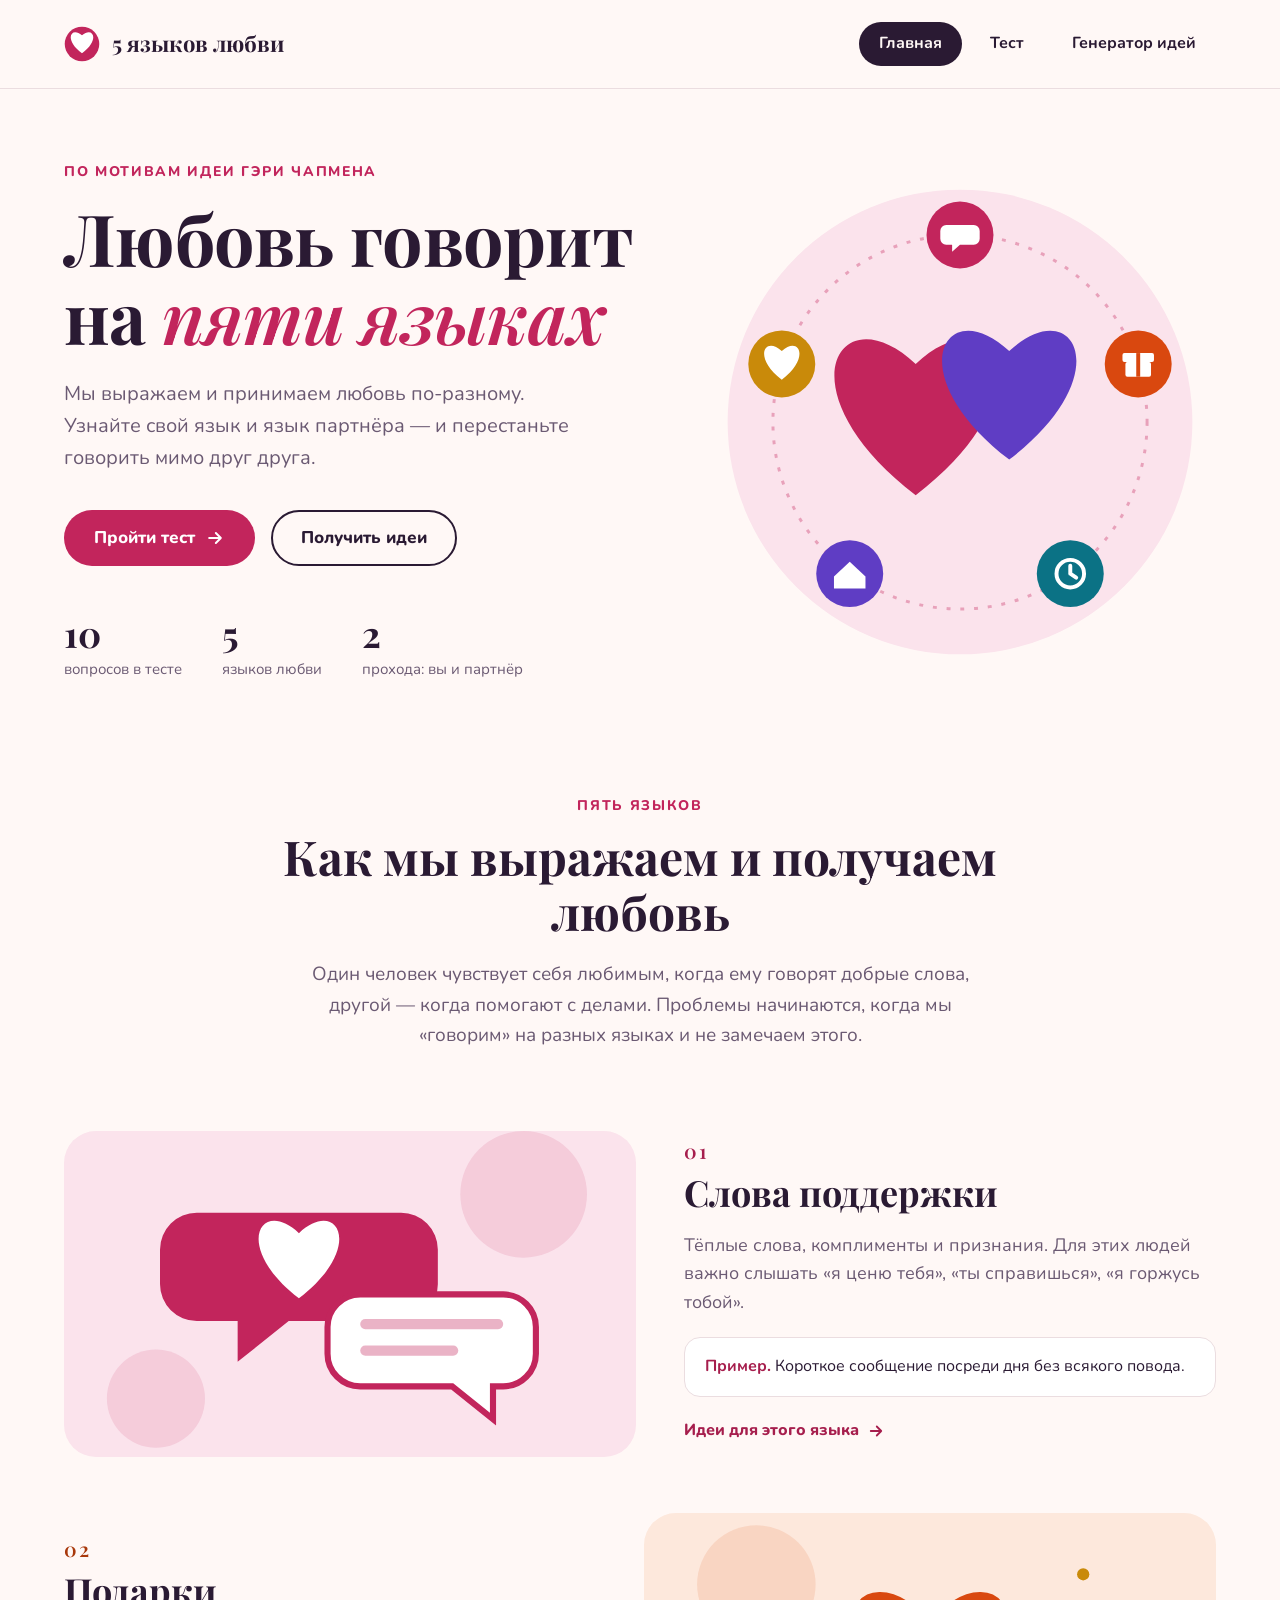
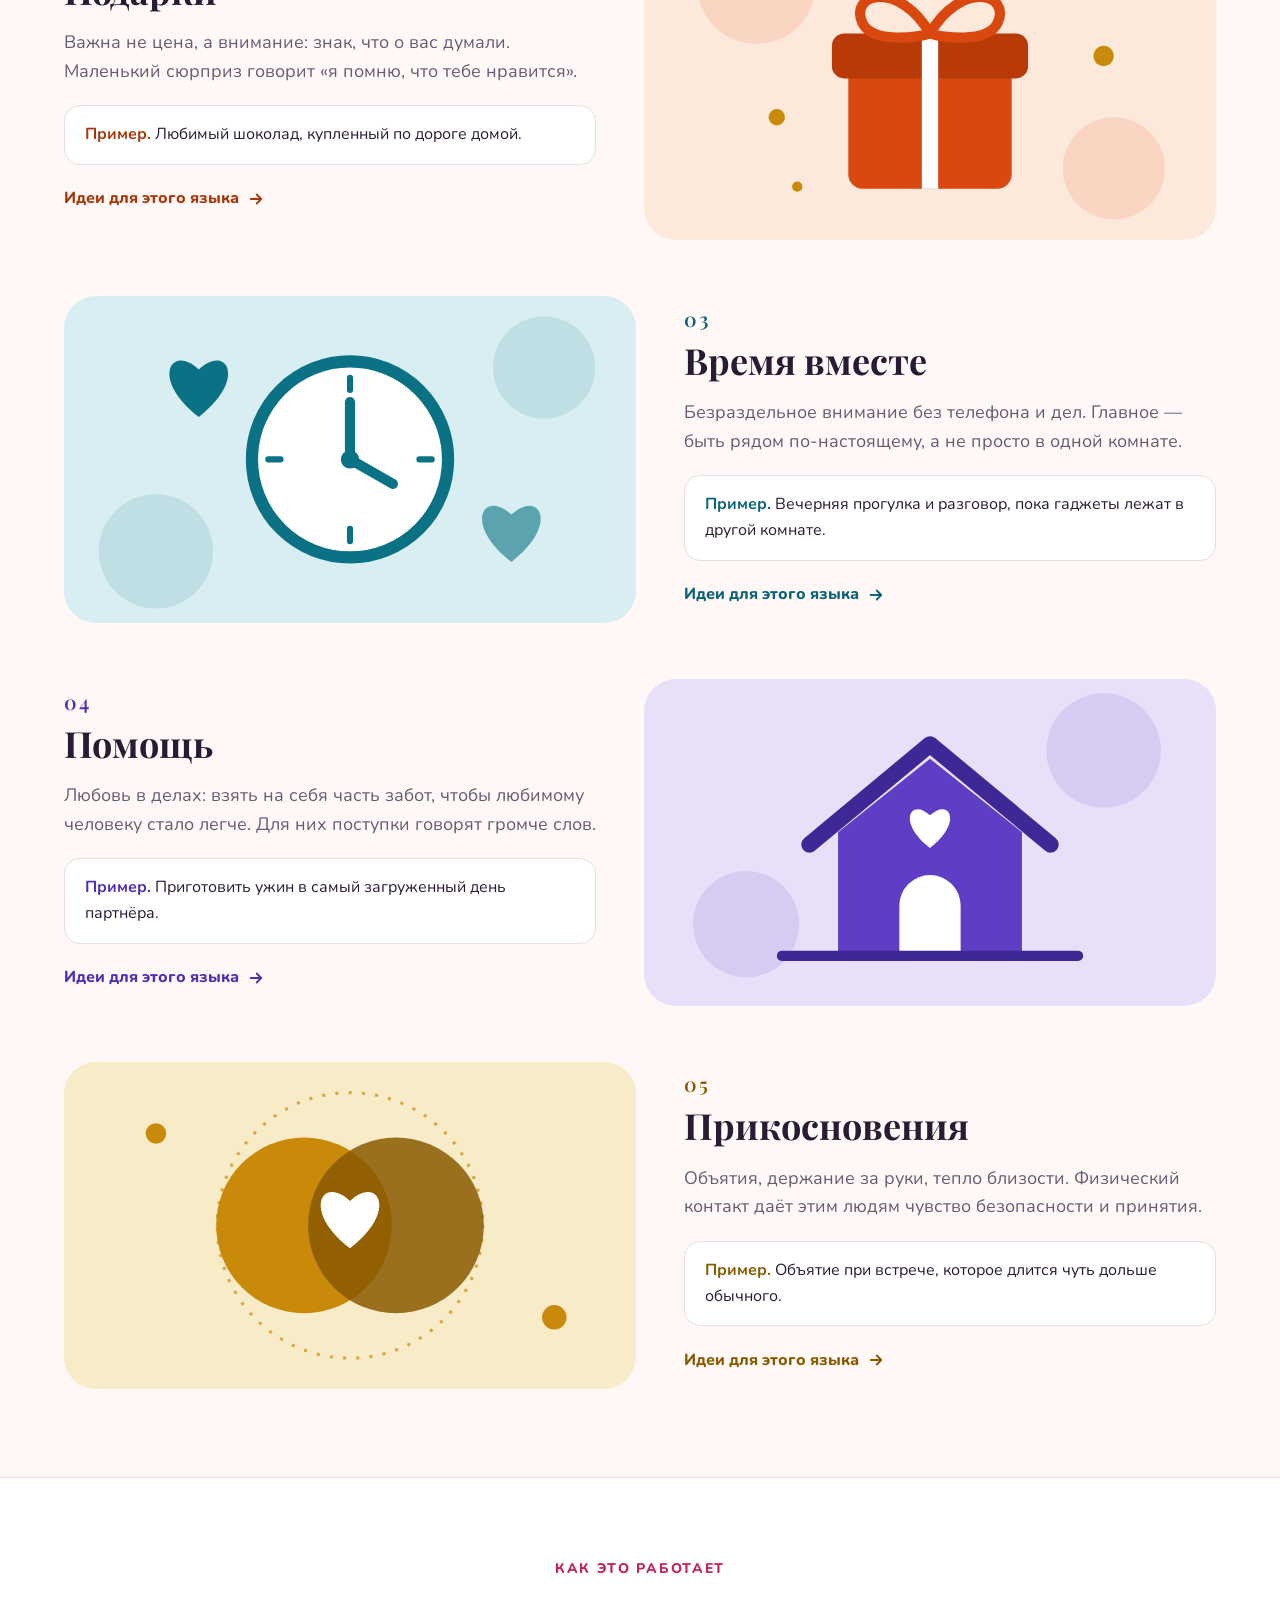
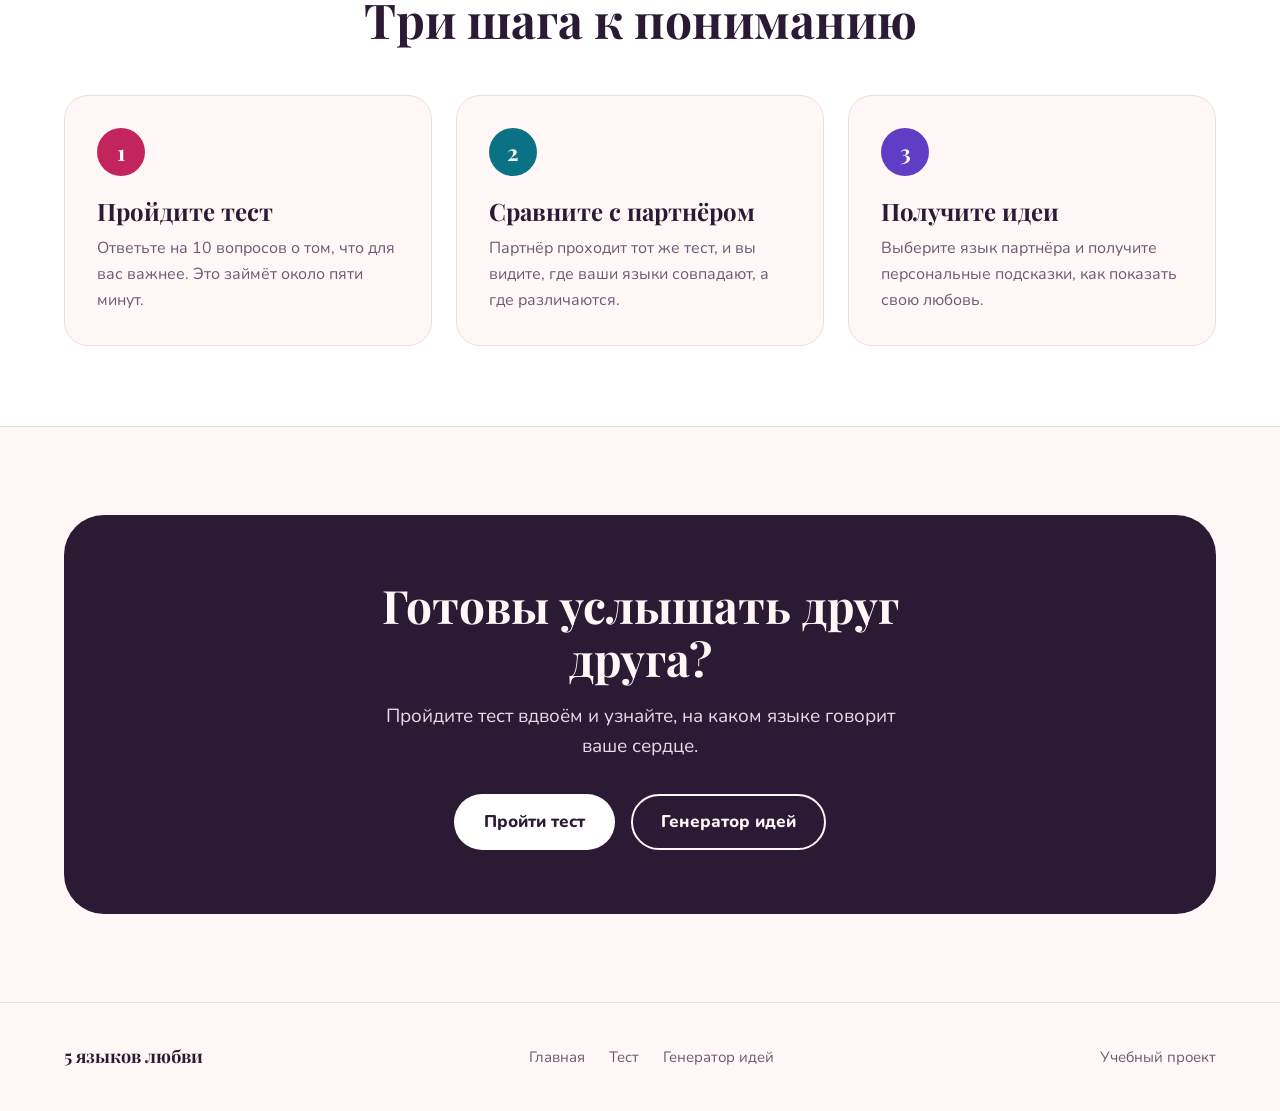
<file: index.html>
<!doctype html>
<html lang="ru">
<head>
  <meta charset="utf-8">
  <meta name="viewport" content="width=device-width, initial-scale=1">
  <title>5 языков любви — главная</title>
  <meta name="description" content="Узнайте, как люди выражают и получают любовь: слова поддержки, подарки, время вместе, помощь и прикосновения. Пройдите тест вдвоём и получите идеи для пары.">
  <meta name="theme-color" content="#FFF8F6">
  <link rel="preconnect" href="https://fonts.googleapis.com">
  <link rel="preconnect" href="https://fonts.gstatic.com" crossorigin>
  <link href="https://fonts.googleapis.com/css2?family=Nunito:wght@400;600;700;800&family=Playfair+Display:ital,wght@0,600;0,700;1,600&display=swap" rel="stylesheet">
  <link rel="stylesheet" href="styles.css">
  <script src="script.js" defer></script>
</head>
<body>
  <a class="skip-link" href="#main">Перейти к содержимому</a>

  <header class="site-header">
    <div class="container site-header__inner">
      <a class="brand" href="index.html">
        <svg viewBox="-50 -50 100 100" aria-hidden="true" focusable="false"><circle cx="0" cy="0" r="48" fill="#C2255C"/><path d="M0 26C-52-12-30-50 0-24C30-50 52-12 0 26Z" fill="#FFFFFF"/></svg>
        5 языков любви
      </a>
      <nav class="nav" aria-label="Основное меню">
        <a href="index.html" aria-current="page">Главная</a>
        <a href="test.html">Тест</a>
        <a href="ideas.html">Генератор идей</a>
      </nav>
    </div>
  </header>

  <main id="main">

    <section class="container hero" aria-labelledby="hero-title">
      <div class="hero__text">
        <p class="eyebrow">По мотивам идеи Гэри Чапмена</p>
        <h1 class="display display--hero" id="hero-title">Любовь говорит на <span class="accent">пяти языках</span></h1>
        <p class="hero__lead">Мы выражаем и принимаем любовь по-разному. Узнайте свой язык и язык партнёра — и перестаньте говорить мимо друг друга.</p>
        <div class="btn-row">
          <a class="btn btn--primary" href="test.html">Пройти тест
            <svg viewBox="0 0 24 24" fill="none" stroke="currentColor" stroke-width="2.4" stroke-linecap="round" stroke-linejoin="round" aria-hidden="true" focusable="false"><path d="M5 12h14M13 6l6 6-6 6"/></svg>
          </a>
          <a class="btn btn--outline" href="ideas.html">Получить идеи</a>
        </div>
        <ul class="facts">
          <li><strong>10</strong><span>вопросов в тесте</span></li>
          <li><strong>5</strong><span>языков любви</span></li>
          <li><strong>2</strong><span>прохода: вы и партнёр</span></li>
        </ul>
      </div>
      <div class="hero__art">
        <svg viewBox="0 0 520 520" role="img" aria-label="Два сердца в окружении пяти цветных значков — пяти языков любви">
          <circle cx="260" cy="260" r="236" fill="#FBE3EC"/>
          <circle cx="260" cy="260" r="190" fill="none" stroke="#C2255C" stroke-width="3" stroke-dasharray="4 10" opacity=".35"/>
          <g transform="translate(215 270) scale(2.3)"><path d="M0 28C-60-18-34-62 0-30C34-62 60-18 0 28Z" fill="#C2255C"/></g>
          <g transform="translate(310 245) scale(1.9)"><path d="M0 28C-60-18-34-62 0-30C34-62 60-18 0 28Z" fill="#5F3DC4"/></g>
          <g transform="translate(260 70)"><circle cx="0" cy="0" r="34" fill="#C2255C"/><path d="M-14 -10H14A6 6 0 0 1 20 -4V4A6 6 0 0 1 14 10H0L-8 17V10H-14A6 6 0 0 1 -20 4V-4A6 6 0 0 1 -14 -10Z" fill="#FFFFFF"/></g>
          <g transform="translate(441 201)"><circle cx="0" cy="0" r="34" fill="#D9480F"/><rect x="-13" y="-2" width="26" height="15" rx="2" fill="#FFFFFF"/><rect x="-16" y="-11" width="32" height="9" rx="2" fill="#FFFFFF"/><rect x="-2" y="-11" width="4" height="24" fill="#D9480F"/></g>
          <g transform="translate(372 414)"><circle cx="0" cy="0" r="34" fill="#0B7285"/><circle cx="0" cy="0" r="14" fill="none" stroke="#FFFFFF" stroke-width="4"/><path d="M0 0V-8M0 0L6 4" stroke="#FFFFFF" stroke-width="4" stroke-linecap="round"/></g>
          <g transform="translate(148 414)"><circle cx="0" cy="0" r="34" fill="#5F3DC4"/><path d="M-16 3L0 -12L16 3V15H-16Z" fill="#FFFFFF"/></g>
          <g transform="translate(79 201)"><circle cx="0" cy="0" r="34" fill="#C98A0A"/><g transform="translate(0 2) scale(.5)"><path d="M0 28C-60-18-34-62 0-30C34-62 60-18 0 28Z" fill="#FFFFFF"/></g></g>
        </svg>
      </div>
    </section>

    <section class="container lang-intro" id="languages" aria-labelledby="languages-title">
      <div class="section-head" data-reveal>
        <p class="eyebrow">Пять языков</p>
        <h2 class="h2" id="languages-title">Как мы выражаем и получаем любовь</h2>
        <p class="lead">Один человек чувствует себя любимым, когда ему говорят добрые слова, другой — когда помогают с делами. Проблемы начинаются, когда мы «говорим» на разных языках и не замечаем этого.</p>
      </div>
    </section>

    <section class="container lang-list" aria-label="Пять языков любви">

      <article class="lang-row lang--words" data-reveal>
        <div class="lang-row__visual">
          <svg viewBox="0 0 560 320" role="img" aria-label="Две речевые пузыря с сердцем">
            <circle cx="450" cy="62" r="62" fill="#C2255C" opacity=".12"/>
            <circle cx="90" cy="262" r="48" fill="#C2255C" opacity=".12"/>
            <path d="M130 80H330A36 36 0 0 1 366 116V150A36 36 0 0 1 330 186H220L170 226V186H130A36 36 0 0 1 94 150V116A36 36 0 0 1 130 80Z" fill="#C2255C"/>
            <g transform="translate(230 133) scale(1.1)"><path d="M0 28C-60-18-34-62 0-30C34-62 60-18 0 28Z" fill="#FFFFFF"/></g>
            <path d="M430 160H290A32 32 0 0 0 258 192V218A32 32 0 0 0 290 250H380L420 282V250H430A32 32 0 0 0 462 218V192A32 32 0 0 0 430 160Z" fill="#FFFFFF" stroke="#C2255C" stroke-width="6"/>
            <rect x="290" y="184" width="140" height="10" rx="5" fill="#C2255C" opacity=".35"/>
            <rect x="290" y="210" width="96" height="10" rx="5" fill="#C2255C" opacity=".35"/>
          </svg>
        </div>
        <div class="lang-row__body">
          <p class="lang-row__num" aria-hidden="true">01</p>
          <h3 class="lang-row__title">Слова поддержки</h3>
          <p class="lang-row__text">Тёплые слова, комплименты и признания. Для этих людей важно слышать «я ценю тебя», «ты справишься», «я горжусь тобой».</p>
          <p class="example"><strong>Пример.</strong> Короткое сообщение посреди дня без всякого повода.</p>
          <a class="text-link" href="ideas.html?lang=words">Идеи для этого языка
            <svg viewBox="0 0 24 24" fill="none" stroke="currentColor" stroke-width="2.4" stroke-linecap="round" stroke-linejoin="round" aria-hidden="true" focusable="false"><path d="M5 12h14M13 6l6 6-6 6"/></svg>
          </a>
        </div>
      </article>

      <article class="lang-row lang-row--reverse lang--gifts" data-reveal>
        <div class="lang-row__visual">
          <svg viewBox="0 0 560 320" role="img" aria-label="Подарочная коробка с лентой">
            <circle cx="110" cy="70" r="58" fill="#D9480F" opacity=".12"/>
            <circle cx="460" cy="250" r="50" fill="#D9480F" opacity=".12"/>
            <rect x="200" y="150" width="160" height="120" rx="14" fill="#D9480F"/>
            <rect x="184" y="118" width="192" height="44" rx="12" fill="#B83A09"/>
            <rect x="272" y="118" width="16" height="152" fill="#FFFFFF"/>
            <path d="M280 118C250 66 200 78 214 108C224 128 268 122 280 118Z" fill="none" stroke="#D9480F" stroke-width="10" stroke-linejoin="round"/>
            <path d="M280 118C310 66 360 78 346 108C336 128 292 122 280 118Z" fill="none" stroke="#D9480F" stroke-width="10" stroke-linejoin="round"/>
            <circle cx="130" cy="200" r="8" fill="#C98A0A"/>
            <circle cx="450" cy="140" r="10" fill="#C98A0A"/>
            <circle cx="430" cy="60" r="6" fill="#C98A0A"/>
            <circle cx="150" cy="268" r="5" fill="#C98A0A"/>
          </svg>
        </div>
        <div class="lang-row__body">
          <p class="lang-row__num" aria-hidden="true">02</p>
          <h3 class="lang-row__title">Подарки</h3>
          <p class="lang-row__text">Важна не цена, а внимание: знак, что о вас думали. Маленький сюрприз говорит «я помню, что тебе нравится».</p>
          <p class="example"><strong>Пример.</strong> Любимый шоколад, купленный по дороге домой.</p>
          <a class="text-link" href="ideas.html?lang=gifts">Идеи для этого языка
            <svg viewBox="0 0 24 24" fill="none" stroke="currentColor" stroke-width="2.4" stroke-linecap="round" stroke-linejoin="round" aria-hidden="true" focusable="false"><path d="M5 12h14M13 6l6 6-6 6"/></svg>
          </a>
        </div>
      </article>

      <article class="lang-row lang--time" data-reveal>
        <div class="lang-row__visual">
          <svg viewBox="0 0 560 320" role="img" aria-label="Часы и два сердца">
            <circle cx="90" cy="250" r="56" fill="#0B7285" opacity=".12"/>
            <circle cx="470" cy="70" r="50" fill="#0B7285" opacity=".12"/>
            <circle cx="280" cy="160" r="96" fill="#FFFFFF" stroke="#0B7285" stroke-width="12"/>
            <path d="M280 160V104" stroke="#0B7285" stroke-width="10" stroke-linecap="round"/>
            <path d="M280 160L322 184" stroke="#0B7285" stroke-width="10" stroke-linecap="round"/>
            <circle cx="280" cy="160" r="9" fill="#0B7285"/>
            <path d="M280 80V92M360 160H348M280 240V228M200 160H212" stroke="#0B7285" stroke-width="6" stroke-linecap="round"/>
            <g transform="translate(132 96) scale(.8)"><path d="M0 28C-60-18-34-62 0-30C34-62 60-18 0 28Z" fill="#0B7285"/></g>
            <g transform="translate(438 238) scale(.8)"><path d="M0 28C-60-18-34-62 0-30C34-62 60-18 0 28Z" fill="#0B7285" opacity=".6"/></g>
          </svg>
        </div>
        <div class="lang-row__body">
          <p class="lang-row__num" aria-hidden="true">03</p>
          <h3 class="lang-row__title">Время вместе</h3>
          <p class="lang-row__text">Безраздельное внимание без телефона и дел. Главное — быть рядом по-настоящему, а не просто в одной комнате.</p>
          <p class="example"><strong>Пример.</strong> Вечерняя прогулка и разговор, пока гаджеты лежат в другой комнате.</p>
          <a class="text-link" href="ideas.html?lang=time">Идеи для этого языка
            <svg viewBox="0 0 24 24" fill="none" stroke="currentColor" stroke-width="2.4" stroke-linecap="round" stroke-linejoin="round" aria-hidden="true" focusable="false"><path d="M5 12h14M13 6l6 6-6 6"/></svg>
          </a>
        </div>
      </article>

      <article class="lang-row lang-row--reverse lang--help" data-reveal>
        <div class="lang-row__visual">
          <svg viewBox="0 0 560 320" role="img" aria-label="Дом с сердцем в окне">
            <circle cx="450" cy="70" r="56" fill="#5F3DC4" opacity=".12"/>
            <circle cx="100" cy="240" r="52" fill="#5F3DC4" opacity=".12"/>
            <path d="M190 150L280 78L370 150V268H190Z" fill="#5F3DC4"/>
            <path d="M162 162L280 64L398 162" fill="none" stroke="#3F2796" stroke-width="16" stroke-linecap="round" stroke-linejoin="round"/>
            <path d="M250 268V222A30 30 0 0 1 310 222V268Z" fill="#FFFFFF"/>
            <g transform="translate(280 150) scale(.55)"><path d="M0 28C-60-18-34-62 0-30C34-62 60-18 0 28Z" fill="#FFFFFF"/></g>
            <rect x="130" y="266" width="300" height="10" rx="5" fill="#3F2796"/>
          </svg>
        </div>
        <div class="lang-row__body">
          <p class="lang-row__num" aria-hidden="true">04</p>
          <h3 class="lang-row__title">Помощь</h3>
          <p class="lang-row__text">Любовь в делах: взять на себя часть забот, чтобы любимому человеку стало легче. Для них поступки говорят громче слов.</p>
          <p class="example"><strong>Пример.</strong> Приготовить ужин в самый загруженный день партнёра.</p>
          <a class="text-link" href="ideas.html?lang=help">Идеи для этого языка
            <svg viewBox="0 0 24 24" fill="none" stroke="currentColor" stroke-width="2.4" stroke-linecap="round" stroke-linejoin="round" aria-hidden="true" focusable="false"><path d="M5 12h14M13 6l6 6-6 6"/></svg>
          </a>
        </div>
      </article>

      <article class="lang-row lang--touch" data-reveal>
        <div class="lang-row__visual">
          <svg viewBox="0 0 560 320" role="img" aria-label="Два круга соприкасаются, в центре сердце">
            <circle cx="280" cy="160" r="130" fill="none" stroke="#C98A0A" stroke-width="3" stroke-dasharray="3 10" opacity=".7"/>
            <circle cx="235" cy="160" r="86" fill="#C98A0A"/>
            <circle cx="325" cy="160" r="86" fill="#8A5A00" opacity=".85"/>
            <g transform="translate(280 160) scale(.8)"><path d="M0 28C-60-18-34-62 0-30C34-62 60-18 0 28Z" fill="#FFFFFF"/></g>
            <circle cx="90" cy="70" r="10" fill="#C98A0A"/>
            <circle cx="480" cy="250" r="12" fill="#C98A0A"/>
          </svg>
        </div>
        <div class="lang-row__body">
          <p class="lang-row__num" aria-hidden="true">05</p>
          <h3 class="lang-row__title">Прикосновения</h3>
          <p class="lang-row__text">Объятия, держание за руки, тепло близости. Физический контакт даёт этим людям чувство безопасности и принятия.</p>
          <p class="example"><strong>Пример.</strong> Объятие при встрече, которое длится чуть дольше обычного.</p>
          <a class="text-link" href="ideas.html?lang=touch">Идеи для этого языка
            <svg viewBox="0 0 24 24" fill="none" stroke="currentColor" stroke-width="2.4" stroke-linecap="round" stroke-linejoin="round" aria-hidden="true" focusable="false"><path d="M5 12h14M13 6l6 6-6 6"/></svg>
          </a>
        </div>
      </article>

    </section>

    <section class="steps-section" aria-labelledby="steps-title">
      <div class="container steps-section__inner">
        <div class="section-head" data-reveal>
          <p class="eyebrow">Как это работает</p>
          <h2 class="h2" id="steps-title">Три шага к пониманию</h2>
        </div>
        <ol class="steps" data-reveal>
          <li class="step lang--words">
            <div class="step__num" aria-hidden="true">1</div>
            <h3 class="step__title">Пройдите тест</h3>
            <p class="step__text">Ответьте на 10 вопросов о том, что для вас важнее. Это займёт около пяти минут.</p>
          </li>
          <li class="step lang--time">
            <div class="step__num" aria-hidden="true">2</div>
            <h3 class="step__title">Сравните с партнёром</h3>
            <p class="step__text">Партнёр проходит тот же тест, и вы видите, где ваши языки совпадают, а где различаются.</p>
          </li>
          <li class="step lang--help">
            <div class="step__num" aria-hidden="true">3</div>
            <h3 class="step__title">Получите идеи</h3>
            <p class="step__text">Выберите язык партнёра и получите персональные подсказки, как показать свою любовь.</p>
          </li>
        </ol>
      </div>
    </section>

    <section class="container cta" aria-labelledby="cta-title" data-reveal>
      <div class="cta__box on-dark">
        <h2 class="cta__title" id="cta-title">Готовы услышать друг друга?</h2>
        <p class="cta__text">Пройдите тест вдвоём и узнайте, на каком языке говорит ваше сердце.</p>
        <div class="btn-row btn-row--center">
          <a class="btn btn--light" href="test.html">Пройти тест</a>
          <a class="btn btn--outline-light" href="ideas.html">Генератор идей</a>
        </div>
      </div>
    </section>

  </main>

  <footer class="site-footer">
    <div class="container site-footer__inner">
      <div class="site-footer__brand">5 языков любви</div>
      <nav class="site-footer__nav" aria-label="Меню в подвале">
        <a href="index.html">Главная</a>
        <a href="test.html">Тест</a>
        <a href="ideas.html">Генератор идей</a>
      </nav>
      <div>Учебный проект</div>
    </div>
  </footer>
</body>
</html>
</file>
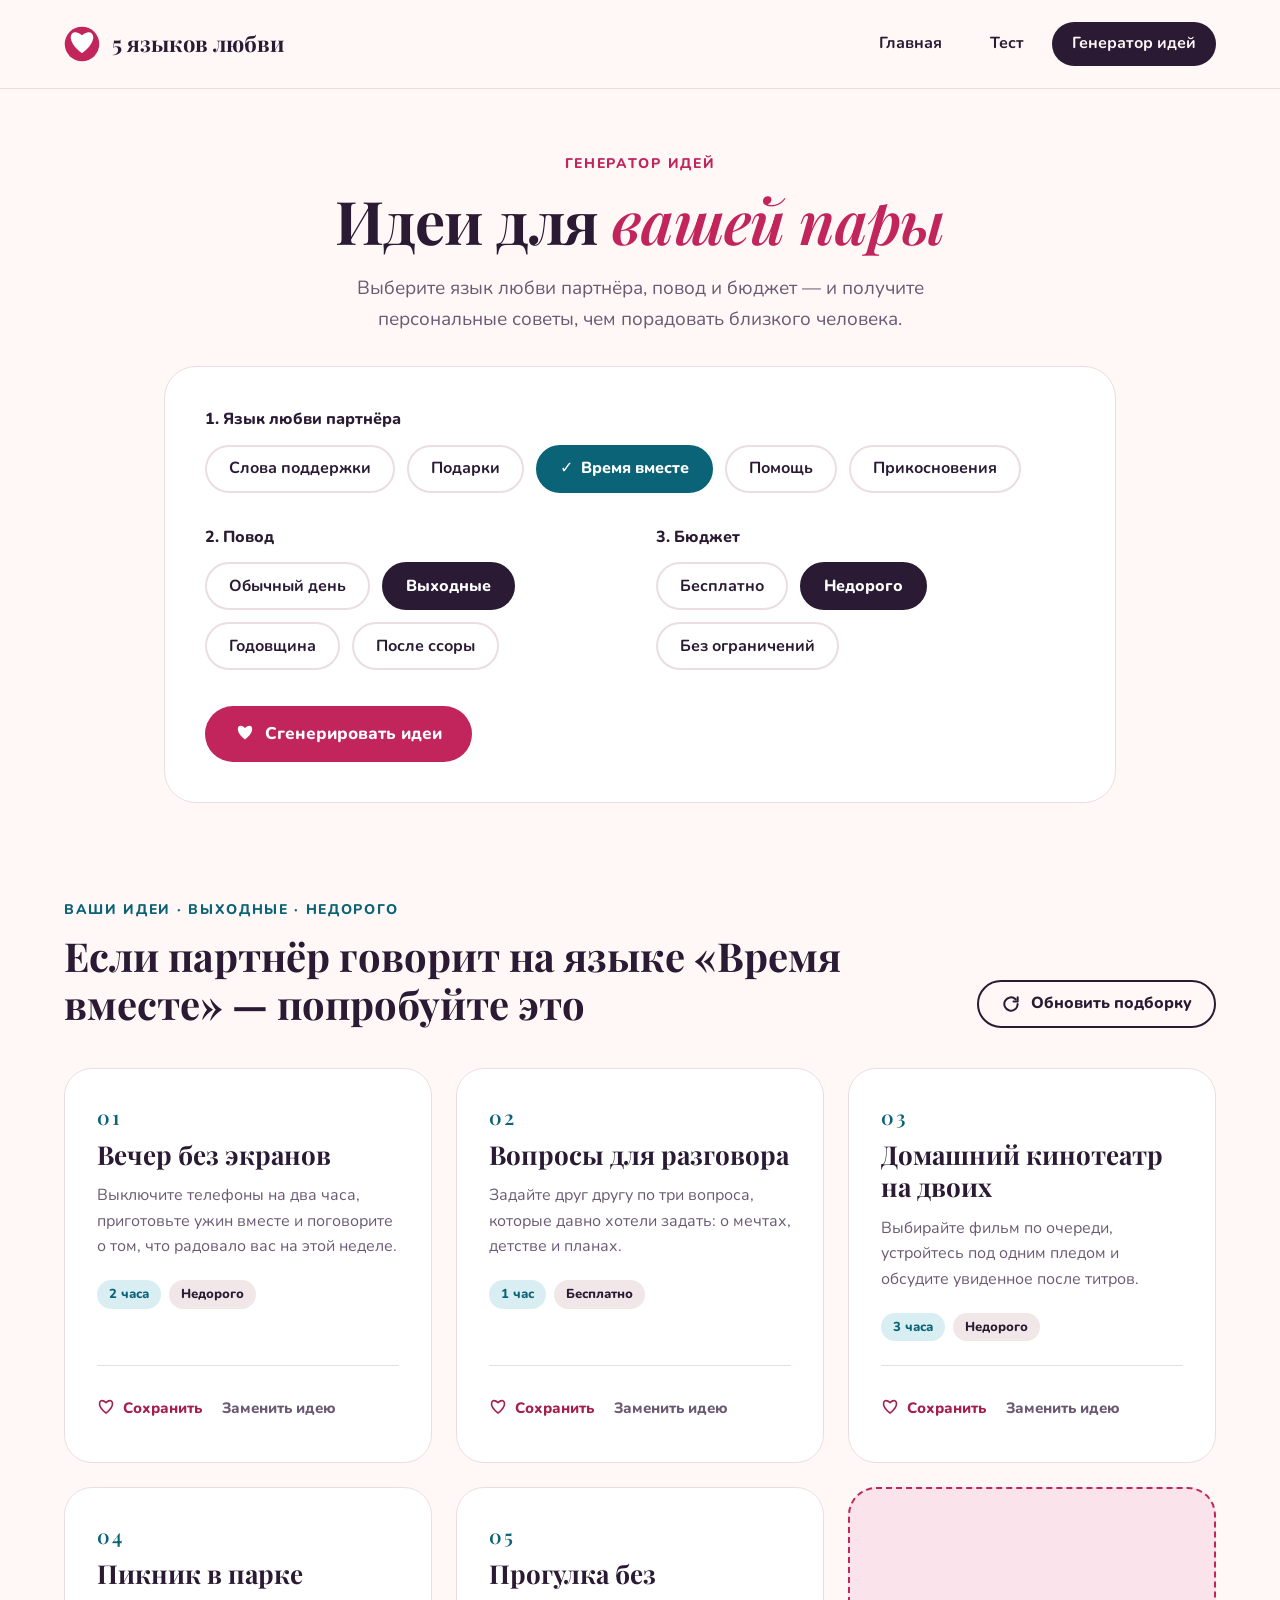
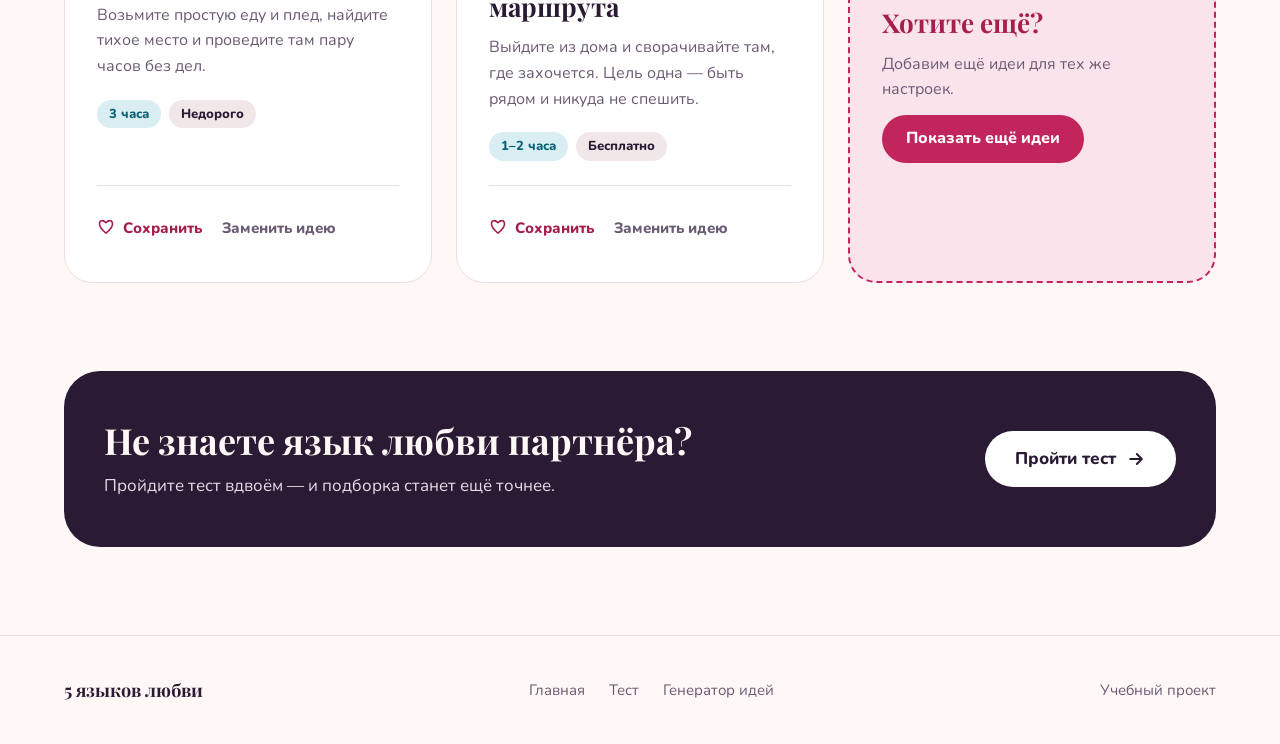
<file: ideas.html>
<!doctype html>
<html lang="ru">
<head>
  <meta charset="utf-8">
  <meta name="viewport" content="width=device-width, initial-scale=1">
  <title>Генератор идей — 5 языков любви</title>
  <meta name="description" content="Выберите язык любви партнёра, повод и бюджет — и получите персональные идеи, чем порадовать близкого человека.">
  <meta name="theme-color" content="#FFF8F6">
  <link rel="preconnect" href="https://fonts.googleapis.com">
  <link rel="preconnect" href="https://fonts.gstatic.com" crossorigin>
  <link href="https://fonts.googleapis.com/css2?family=Nunito:wght@400;600;700;800&family=Playfair+Display:ital,wght@0,600;0,700;1,600&display=swap" rel="stylesheet">
  <link rel="stylesheet" href="styles.css">
  <script src="script.js" defer></script>
</head>
<body>
  <a class="skip-link" href="#main">Перейти к содержимому</a>

  <header class="site-header">
    <div class="container site-header__inner">
      <a class="brand" href="index.html">
        <svg viewBox="-50 -50 100 100" aria-hidden="true" focusable="false"><circle cx="0" cy="0" r="48" fill="#C2255C"/><path d="M0 26C-52-12-30-50 0-24C30-50 52-12 0 26Z" fill="#FFFFFF"/></svg>
        5 языков любви
      </a>
      <nav class="nav" aria-label="Основное меню">
        <a href="index.html">Главная</a>
        <a href="test.html">Тест</a>
        <a href="ideas.html" aria-current="page">Генератор идей</a>
      </nav>
    </div>
  </header>

  <main id="main">

    <section class="container container--narrow page-head">
      <p class="eyebrow">Генератор идей</p>
      <h1 class="display display--page">Идеи для <span class="accent">вашей пары</span></h1>
      <p class="lead">Выберите язык любви партнёра, повод и бюджет — и получите персональные советы, чем порадовать близкого человека.</p>
    </section>

    <section class="container container--mid block" aria-labelledby="gen-title">
      <form class="card" id="gen-form" action="#" novalidate>
        <h2 class="sr-only" id="gen-title">Параметры подборки</h2>

        <fieldset class="chip-group">
          <legend class="chip-group__legend">1. Язык любви партнёра</legend>
          <div class="chips">
            <label class="chip-radio chip-radio--check lang--words">
              <input type="radio" name="lang" value="words"><span>Слова поддержки</span>
            </label>
            <label class="chip-radio chip-radio--check lang--gifts">
              <input type="radio" name="lang" value="gifts"><span>Подарки</span>
            </label>
            <label class="chip-radio chip-radio--check lang--time">
              <input type="radio" name="lang" value="time" checked><span>Время вместе</span>
            </label>
            <label class="chip-radio chip-radio--check lang--help">
              <input type="radio" name="lang" value="help"><span>Помощь</span>
            </label>
            <label class="chip-radio chip-radio--check lang--touch">
              <input type="radio" name="lang" value="touch"><span>Прикосновения</span>
            </label>
          </div>
        </fieldset>

        <div class="form-grid">
          <fieldset class="chip-group">
            <legend class="chip-group__legend">2. Повод</legend>
            <div class="chips">
              <label class="chip-radio"><input type="radio" name="occasion" value="everyday"><span>Обычный день</span></label>
              <label class="chip-radio"><input type="radio" name="occasion" value="weekend" checked><span>Выходные</span></label>
              <label class="chip-radio"><input type="radio" name="occasion" value="anniversary"><span>Годовщина</span></label>
              <label class="chip-radio"><input type="radio" name="occasion" value="argue"><span>После ссоры</span></label>
            </div>
          </fieldset>

          <fieldset class="chip-group">
            <legend class="chip-group__legend">3. Бюджет</legend>
            <div class="chips">
              <label class="chip-radio"><input type="radio" name="budget" value="free"><span>Бесплатно</span></label>
              <label class="chip-radio"><input type="radio" name="budget" value="cheap" checked><span>Недорого</span></label>
              <label class="chip-radio"><input type="radio" name="budget" value="any"><span>Без ограничений</span></label>
            </div>
          </fieldset>
        </div>

        <div class="from-test" id="from-test" hidden>
          <p>Вы уже проходили тест. Выберите язык из результатов:</p>
          <div class="btn-row" id="from-test-buttons"></div>
        </div>

        <button type="submit" class="btn btn--primary generate-btn">
          <svg viewBox="-50 -50 100 100" aria-hidden="true" focusable="false"><path d="M0 28C-60-18-34-62 0-30C34-62 60-18 0 28Z" fill="#FFFFFF"/></svg>
          Сгенерировать идеи
        </button>

        <noscript><p class="note">Для работы генератора нужен включённый JavaScript.</p></noscript>
      </form>
    </section>

    <section class="container block block--lg" id="ideas-result" aria-labelledby="ideas-title">
      <div id="ideas-scope" class="lang--time">
        <div class="ideas-head">
          <div class="ideas-head__text">
            <p class="ideas-meta" id="ideas-meta"></p>
            <h2 class="ideas-head__title" id="ideas-title" tabindex="-1"></h2>
          </div>
          <button type="button" class="btn btn--outline btn--sm" id="refresh-btn">
            <svg viewBox="0 0 24 24" fill="none" stroke="currentColor" stroke-width="2.4" stroke-linecap="round" stroke-linejoin="round" aria-hidden="true" focusable="false"><path d="M20 12a8 8 0 1 1-2.5-5.8M20 4v5h-5"/></svg>
            Обновить подборку
          </button>
        </div>
        <p class="note" id="ideas-note" role="status"></p>
        <div class="idea-grid" id="idea-grid"></div>
      </div>
    </section>

    <section class="container block block--lg" id="saved" aria-labelledby="saved-title" hidden>
      <h2 class="ideas-head__title" id="saved-title" tabindex="-1">Сохранённые идеи</h2>
      <p class="note">Они хранятся только в этом браузере.</p>
      <ul class="saved-list" id="saved-list"></ul>
    </section>

    <section class="container ideas-cta" aria-labelledby="ideas-cta-title">
      <div class="cta__box on-dark">
        <div class="ideas-cta__text">
          <h2 class="cta__title" id="ideas-cta-title">Не знаете язык любви партнёра?</h2>
          <p class="cta__text">Пройдите тест вдвоём — и подборка станет ещё точнее.</p>
        </div>
        <a class="btn btn--light" href="test.html">Пройти тест
          <svg viewBox="0 0 24 24" fill="none" stroke="currentColor" stroke-width="2.4" stroke-linecap="round" stroke-linejoin="round" aria-hidden="true" focusable="false"><path d="M5 12h14M13 6l6 6-6 6"/></svg>
        </a>
      </div>
    </section>

    <div class="page-end"></div>
  </main>

  <footer class="site-footer">
    <div class="container site-footer__inner">
      <div class="site-footer__brand">5 языков любви</div>
      <nav class="site-footer__nav" aria-label="Меню в подвале">
        <a href="index.html">Главная</a>
        <a href="test.html">Тест</a>
        <a href="ideas.html">Генератор идей</a>
      </nav>
      <div>Учебный проект</div>
    </div>
  </footer>
</body>
</html>
</file>
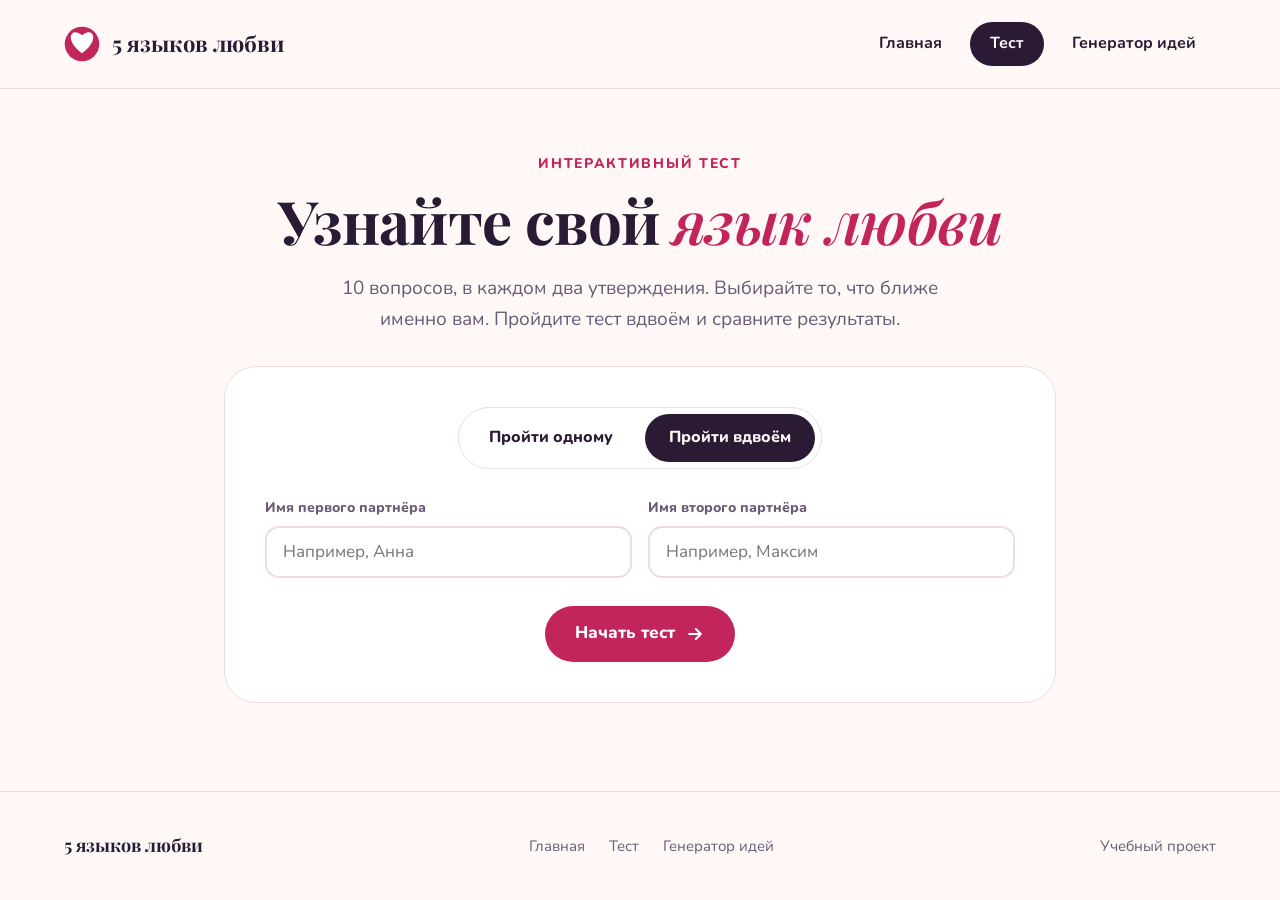
<file: test.html>
<!doctype html>
<html lang="ru">
<head>
  <meta charset="utf-8">
  <meta name="viewport" content="width=device-width, initial-scale=1">
  <title>Тест — 5 языков любви</title>
  <meta name="description" content="Тест из 10 вопросов определит ваш главный язык любви. Пройдите его вдвоём с партнёром и сравните результаты.">
  <meta name="theme-color" content="#FFF8F6">
  <link rel="preconnect" href="https://fonts.googleapis.com">
  <link rel="preconnect" href="https://fonts.gstatic.com" crossorigin>
  <link href="https://fonts.googleapis.com/css2?family=Nunito:wght@400;600;700;800&family=Playfair+Display:ital,wght@0,600;0,700;1,600&display=swap" rel="stylesheet">
  <link rel="stylesheet" href="styles.css">
  <script src="script.js" defer></script>
</head>
<body>
  <a class="skip-link" href="#main">Перейти к содержимому</a>

  <header class="site-header">
    <div class="container site-header__inner">
      <a class="brand" href="index.html">
        <svg viewBox="-50 -50 100 100" aria-hidden="true" focusable="false"><circle cx="0" cy="0" r="48" fill="#C2255C"/><path d="M0 26C-52-12-30-50 0-24C30-50 52-12 0 26Z" fill="#FFFFFF"/></svg>
        5 языков любви
      </a>
      <nav class="nav" aria-label="Основное меню">
        <a href="index.html">Главная</a>
        <a href="test.html" aria-current="page">Тест</a>
        <a href="ideas.html">Генератор идей</a>
      </nav>
    </div>
  </header>

  <main id="main">

    <section class="container container--narrow page-head">
      <p class="eyebrow">Интерактивный тест</p>
      <h1 class="display display--page">Узнайте свой <span class="accent">язык любви</span></h1>
      <p class="lead">10 вопросов, в каждом два утверждения. Выбирайте то, что ближе именно вам. Пройдите тест вдвоём и сравните результаты.</p>
    </section>

    <!-- Шаг 1: настройка -->
    <section class="container container--narrow block" id="setup" aria-labelledby="setup-title">
      <div class="card card--setup">
        <h2 class="sr-only" id="setup-title">Настройка теста</h2>

        <fieldset class="chip-group">
          <legend class="sr-only">Как проходить тест</legend>
          <div class="segmented">
            <label class="segmented__item">
              <input type="radio" name="mode" value="solo">
              <span>Пройти одному</span>
            </label>
            <label class="segmented__item">
              <input type="radio" name="mode" value="pair" checked>
              <span>Пройти вдвоём</span>
            </label>
          </div>
        </fieldset>

        <div class="names" id="names">
          <div class="field">
            <label for="name1">Имя первого партнёра</label>
            <input id="name1" type="text" maxlength="30" placeholder="Например, Анна" autocomplete="off">
          </div>
          <div class="field">
            <label for="name2">Имя второго партнёра</label>
            <input id="name2" type="text" maxlength="30" placeholder="Например, Максим" autocomplete="off">
          </div>
        </div>

        <button type="button" class="btn btn--primary" id="start-btn">Начать тест
          <svg viewBox="0 0 24 24" fill="none" stroke="currentColor" stroke-width="2.4" stroke-linecap="round" stroke-linejoin="round" aria-hidden="true" focusable="false"><path d="M5 12h14M13 6l6 6-6 6"/></svg>
        </button>

        <noscript><p class="note">Для работы теста нужен включённый JavaScript.</p></noscript>
      </div>
    </section>

    <!-- Шаг 2: вопросы -->
    <section class="container container--narrow block" id="quiz" aria-labelledby="quiz-title" hidden>
      <div class="card">
        <div class="quiz__top">
          <p class="quiz__count" id="quiz-count" aria-live="polite">Вопрос 1 из 10</p>
          <p class="chip lang--time" id="quiz-player" hidden></p>
        </div>
        <div class="progress" id="progress" role="progressbar" aria-label="Прогресс теста" aria-valuemin="0" aria-valuemax="10" aria-valuenow="1">
          <div class="progress__bar" id="progress-bar"></div>
        </div>

        <h2 class="quiz__title" id="quiz-title" tabindex="-1">Что для вас важнее?</h2>
        <p class="quiz__hint">Выберите одно утверждение, которое ближе именно вам.</p>

        <div class="options" role="group" aria-labelledby="quiz-title">
          <button type="button" class="option" id="opt-a" aria-pressed="false">
            <span class="option__letter option__letter--a" aria-hidden="true">A</span>
            <span id="opt-a-text"></span>
          </button>
          <button type="button" class="option" id="opt-b" aria-pressed="false">
            <span class="option__letter option__letter--b" aria-hidden="true">B</span>
            <span id="opt-b-text"></span>
          </button>
        </div>

        <div class="quiz__nav">
          <button type="button" class="btn btn--ghost" id="btn-back" disabled>Назад</button>
          <button type="button" class="btn btn--primary" id="btn-next" disabled>
            <span id="btn-next-label">Далее</span>
            <svg viewBox="0 0 24 24" fill="none" stroke="currentColor" stroke-width="2.4" stroke-linecap="round" stroke-linejoin="round" aria-hidden="true" focusable="false"><path d="M5 12h14M13 6l6 6-6 6"/></svg>
          </button>
        </div>
      </div>
    </section>

    <!-- Передача устройства партнёру -->
    <section class="container container--narrow block" id="handoff" aria-labelledby="handoff-title" hidden>
      <div class="card card--center">
        <h2 class="card__title" id="handoff-title" tabindex="-1">Теперь очередь партнёра</h2>
        <p class="card__text" id="handoff-text"></p>
        <button type="button" class="btn btn--primary" id="handoff-btn">Начать тест партнёра</button>
      </div>
    </section>

    <!-- Результаты -->
    <section class="container results" id="results" aria-labelledby="results-title" hidden>
      <div class="section-head">
        <p class="eyebrow">Результаты</p>
        <h2 class="h2" id="results-title" tabindex="-1">Ваши результаты</h2>
        <p class="lead" id="results-lead"></p>
      </div>

      <div class="results-grid" id="results-grid"></div>

      <div class="compare on-dark" id="compare" hidden>
        <div class="compare__text">
          <p class="eyebrow eyebrow--light">Сравнение пары</p>
          <h3 class="compare__title" id="compare-title"></h3>
          <p class="compare__body" id="compare-body"></p>
        </div>
        <div class="compare__actions" id="compare-actions"></div>
      </div>

      <div class="results-actions">
        <a class="btn btn--primary" id="results-ideas" href="ideas.html" hidden>Перейти к идеям</a>
        <button type="button" class="btn btn--outline" id="restart-btn">Пройти заново</button>
      </div>
    </section>

    <div class="page-end"></div>
  </main>

  <footer class="site-footer">
    <div class="container site-footer__inner">
      <div class="site-footer__brand">5 языков любви</div>
      <nav class="site-footer__nav" aria-label="Меню в подвале">
        <a href="index.html">Главная</a>
        <a href="test.html">Тест</a>
        <a href="ideas.html">Генератор идей</a>
      </nav>
      <div>Учебный проект</div>
    </div>
  </footer>
</body>
</html>
</file>
<file: styles.css>
/* ==========================================================
   5 языков любви — общие стили для всех страниц
   Шрифты: Playfair Display (заголовки), Nunito (текст)
   ========================================================== */

/* ---------- Переменные: палитра и шрифты ---------- */
:root {
  --ground: #FFF8F6;
  --surface: #FFFFFF;
  --ink: #2A1A33;
  --muted: #6B5A73;
  --line: #EBDDE0;
  --track: #F1E6E8;
  --primary: #C2255C;
  --primary-dark: #A61E4D;
  --on-dark-text: #E9D9E6;

  --font-head: 'Playfair Display', Georgia, 'Times New Roman', serif;
  --font-body: 'Nunito', system-ui, -apple-system, 'Segoe UI', Arial, sans-serif;

  --radius-lg: 32px;
  --radius-md: 24px;
}

/* Цвета пяти языков. Компоненты берут --c, --c-text, --c-tint */
.lang--words { --c: #C2255C; --c-text: #A61E4D; --c-tint: #FBE3EC; }
.lang--gifts { --c: #D9480F; --c-text: #A8380B; --c-tint: #FDE8DC; }
.lang--time  { --c: #0B7285; --c-text: #0B6377; --c-tint: #D9EEF2; }
.lang--help  { --c: #5F3DC4; --c-text: #4F2FB5; --c-tint: #E7E0F8; }
.lang--touch { --c: #C98A0A; --c-text: #8A5A00; --c-tint: #F8EBC8; }

/* ---------- Базовые настройки ---------- */
*,
*::before,
*::after { box-sizing: border-box; }

html {
  scroll-behavior: smooth;
  -webkit-text-size-adjust: 100%;
}

body {
  margin: 0;
  background: var(--ground);
  color: var(--ink);
  font-family: var(--font-body);
  font-size: 18px;
  line-height: 1.6;
}

h1, h2, h3, p, ul, ol, figure { margin: 0; }
img, svg { max-width: 100%; }
a { color: inherit; }
button, input { font: inherit; }

[hidden] { display: none !important; }

:focus-visible {
  outline: 3px solid var(--ink);
  outline-offset: 3px;
  border-radius: 6px;
}
.on-dark :focus-visible { outline-color: var(--ground); }
[tabindex="-1"]:focus { outline: none; }

.sr-only {
  position: absolute;
  width: 1px;
  height: 1px;
  padding: 0;
  margin: -1px;
  overflow: hidden;
  clip: rect(0, 0, 0, 0);
  white-space: nowrap;
  border: 0;
}

.skip-link {
  position: absolute;
  left: 16px;
  top: -80px;
  z-index: 10;
  padding: 12px 20px;
  border-radius: 12px;
  background: var(--ink);
  color: var(--ground);
  font-weight: 800;
  text-decoration: none;
}
.skip-link:focus { top: 16px; }

/* ---------- Контейнеры ---------- */
.container {
  width: 100%;
  max-width: 1200px;
  margin: 0 auto;
  padding-left: 24px;
  padding-right: 24px;
}
.container--mid { max-width: 1000px; }
.container--narrow { max-width: 880px; }
.center { text-align: center; }

/* ---------- Шапка и меню ---------- */
.site-header { border-bottom: 1px solid var(--line); }

.site-header__inner {
  display: flex;
  flex-wrap: wrap;
  align-items: center;
  justify-content: space-between;
  gap: 12px 32px;
  min-height: 88px;
  padding-top: 12px;
  padding-bottom: 12px;
}

.brand {
  display: flex;
  align-items: center;
  gap: 12px;
  font-family: var(--font-head);
  font-weight: 700;
  font-size: 22px;
  text-decoration: none;
}
.brand svg { flex: none; width: 36px; height: 36px; }

.nav {
  display: flex;
  flex-wrap: wrap;
  align-items: center;
  gap: 8px;
}
.nav a {
  display: flex;
  align-items: center;
  min-height: 44px;
  padding: 0 20px;
  border-radius: 999px;
  font-weight: 700;
  font-size: 16px;
  text-decoration: none;
  transition: background-color 0.2s ease, color 0.2s ease;
}
.nav a:hover { background: var(--line); opacity: 1; }
.nav a[aria-current="page"] { background: var(--ink); color: var(--ground); }

/* ---------- Типографика ---------- */
.eyebrow {
  font-size: 14px;
  font-weight: 800;
  letter-spacing: 0.12em;
  text-transform: uppercase;
  color: var(--primary);
}
.eyebrow--light { color: #F4A6C0; }

.display {
  font-family: var(--font-head);
  font-weight: 700;
  line-height: 1.1;
  letter-spacing: -0.01em;
}
.display--hero { font-size: clamp(40px, 5.6vw, 72px); line-height: 1.08; }
.display--page { font-size: clamp(36px, 5vw, 60px); }

.h2 {
  font-family: var(--font-head);
  font-weight: 700;
  font-size: clamp(30px, 4vw, 48px);
  line-height: 1.15;
}

.accent {
  font-style: italic;
  font-weight: 600;
  color: var(--primary);
}

.lead {
  font-size: 19px;
  color: var(--muted);
}

/* ---------- Кнопки ---------- */
.btn {
  display: inline-flex;
  align-items: center;
  justify-content: center;
  gap: 10px;
  min-height: 56px;
  padding: 0 28px;
  border: 2px solid transparent;
  border-radius: 999px;
  font-family: var(--font-body);
  font-weight: 800;
  font-size: 17px;
  line-height: 1.2;
  text-decoration: none;
  cursor: pointer;
  transition: transform 0.15s ease, background-color 0.2s ease,
    border-color 0.2s ease, color 0.2s ease;
}
.btn:hover { transform: translateY(-2px); opacity: 1; }
.btn svg { flex: none; width: 20px; height: 20px; }

.btn--primary { background: var(--primary); color: #FFFFFF; }
.btn--primary:hover { background: var(--primary-dark); }

.btn--outline { border-color: var(--ink); background: transparent; color: var(--ink); }
.btn--outline:hover { background: var(--ink); color: var(--ground); }

.btn--ghost { border-color: var(--line); background: #FFFFFF; color: var(--ink); }
.btn--ghost:hover { border-color: var(--ink); }

.btn--light { background: #FFFFFF; color: var(--ink); }
.btn--outline-light { border-color: var(--ground); background: transparent; color: var(--ground); }
.btn--outline-light:hover { background: var(--ground); color: var(--ink); }

.btn--sm { min-height: 48px; padding: 0 22px; font-size: 16px; }

.btn[disabled] {
  opacity: 0.45;
  cursor: not-allowed;
  transform: none;
}

.btn-row {
  display: flex;
  flex-wrap: wrap;
  gap: 16px;
}
.btn-row--center { justify-content: center; }

/* ---------- Главная: первый экран ---------- */
.hero {
  display: flex;
  flex-wrap: wrap;
  align-items: center;
  gap: 48px;
  padding-top: 72px;
  padding-bottom: 88px;
}
.hero__text { flex: 1 1 480px; min-width: 0; }
.hero__text .display { margin-top: 16px; }
.hero__lead { max-width: 520px; margin-top: 24px; font-size: 20px; color: var(--muted); }
.hero .btn-row { margin-top: 36px; }
.hero__art { flex: 1 1 400px; min-width: 0; display: flex; justify-content: center; }
.hero__art svg { display: block; width: 100%; max-width: 520px; height: auto; }

.facts {
  display: flex;
  flex-wrap: wrap;
  gap: 16px 40px;
  margin: 48px 0 0;
  padding: 0;
  list-style: none;
}
.facts strong {
  display: block;
  font-family: var(--font-head);
  font-size: 36px;
  line-height: 1.1;
}
.facts span { font-size: 15px; color: var(--muted); }

/* ---------- Заголовки разделов ---------- */
.section-head {
  max-width: 760px;
  margin: 0 auto;
  text-align: center;
}
.section-head .h2 { margin-top: 12px; }
.section-head .lead { max-width: 680px; margin: 20px auto 0; }

/* ---------- Главная: пять языков ---------- */
.lang-intro { padding-top: 24px; }
.lang-list { padding-top: 24px; padding-bottom: 88px; }

.lang-row {
  display: flex;
  flex-wrap: wrap;
  align-items: center;
  gap: 48px;
  margin-top: 56px;
}
.lang-row--reverse { flex-direction: row-reverse; }

.lang-row__visual {
  flex: 1 1 440px;
  min-width: 0;
  overflow: hidden;
  border-radius: var(--radius-lg);
  background: var(--c-tint);
}
.lang-row__visual svg { display: block; width: 100%; height: auto; }

.lang-row__body { flex: 1 1 400px; min-width: 0; }
.lang-row__num {
  font-family: var(--font-head);
  font-weight: 600;
  font-size: 20px;
  letter-spacing: 0.08em;
  color: var(--c-text);
}
.lang-row__title {
  margin-top: 4px;
  font-family: var(--font-head);
  font-weight: 700;
  font-size: 36px;
  line-height: 1.2;
}
.lang-row__text { margin-top: 16px; color: var(--muted); }

.example {
  margin-top: 20px;
  padding: 16px 20px;
  border: 1px solid var(--line);
  border-radius: 16px;
  background: #FFFFFF;
  font-size: 16px;
}
.example strong { color: var(--c-text); }

.text-link {
  display: inline-flex;
  align-items: center;
  gap: 8px;
  min-height: 44px;
  margin-top: 12px;
  font-weight: 800;
  font-size: 16px;
  color: var(--c-text);
  text-decoration: none;
}
.text-link svg { width: 18px; height: 18px; transition: transform 0.2s ease; }
.text-link:hover { opacity: 1; }
.text-link:hover svg { transform: translateX(4px); }

/* ---------- Блок «Три шага» и карточки-пояснения ---------- */
.steps-section {
  border-top: 1px solid var(--line);
  border-bottom: 1px solid var(--line);
  background: #FFFFFF;
}
.steps-section__inner { padding-top: 80px; padding-bottom: 80px; }

.steps {
  display: grid;
  grid-template-columns: repeat(auto-fit, minmax(260px, 1fr));
  gap: 24px;
  margin: 48px 0 0;
  padding: 0;
  list-style: none;
}
.step {
  padding: 32px;
  border: 1px solid var(--line);
  border-radius: var(--radius-md);
  background: var(--ground);
}
.step__num {
  display: flex;
  align-items: center;
  justify-content: center;
  width: 48px;
  height: 48px;
  border-radius: 50%;
  background: var(--c);
  color: #FFFFFF;
  font-family: var(--font-head);
  font-weight: 700;
  font-size: 22px;
}
.step__title {
  margin-top: 20px;
  font-family: var(--font-head);
  font-weight: 700;
  font-size: 24px;
  line-height: 1.25;
}
.step__text { margin-top: 10px; font-size: 16px; color: var(--muted); }

/* ---------- Тёмная плашка с призывом ---------- */
.cta { padding-top: 88px; padding-bottom: 88px; }
.cta__box {
  padding: 64px 32px;
  border-radius: 40px;
  background: var(--ink);
  color: var(--ground);
  text-align: center;
}
.cta__title {
  max-width: 640px;
  margin: 0 auto;
  font-family: var(--font-head);
  font-weight: 700;
  font-size: clamp(30px, 3.8vw, 46px);
  line-height: 1.15;
}
.cta__text { max-width: 520px; margin: 16px auto 0; font-size: 19px; color: var(--on-dark-text); }
.cta .btn-row { margin-top: 32px; }

/* ---------- Подвал ---------- */
.site-footer { border-top: 1px solid var(--line); }
.site-footer__inner {
  display: flex;
  flex-wrap: wrap;
  align-items: center;
  justify-content: space-between;
  gap: 16px 32px;
  padding-top: 32px;
  padding-bottom: 32px;
  font-size: 15px;
  color: var(--muted);
}
.site-footer__brand {
  font-family: var(--font-head);
  font-weight: 700;
  font-size: 18px;
  color: var(--ink);
}
.site-footer__nav { display: flex; flex-wrap: wrap; gap: 8px 24px; }
.site-footer__nav a { display: flex; align-items: center; min-height: 44px; text-decoration: none; }
.site-footer__nav a:hover { text-decoration: underline; opacity: 1; }

/* ---------- Заголовок внутренних страниц ---------- */
.page-head { padding-top: 64px; text-align: center; }
.page-head .display { margin-top: 12px; }
.page-head .lead { max-width: 640px; margin: 20px auto 0; }

/* ---------- Карточки ---------- */
.card {
  padding: 40px;
  border: 1px solid var(--line);
  border-radius: var(--radius-lg);
  background: #FFFFFF;
}
.card--center { text-align: center; }
.card__title {
  font-family: var(--font-head);
  font-weight: 700;
  font-size: 32px;
  line-height: 1.2;
}
.card__text { max-width: 520px; margin: 12px auto 28px; color: var(--muted); }

.block { padding-top: 32px; scroll-margin-top: 24px; }
.block--lg { padding-top: 96px; }

/* ---------- Тест: выбор режима и имена ---------- */
.card--setup { display: flex; flex-direction: column; gap: 28px; }
.card--setup .btn { align-self: center; }

.segmented {
  display: flex;
  flex-wrap: wrap;
  justify-content: center;
  gap: 8px;
  width: fit-content;
  max-width: 100%;
  min-width: 0;
  margin: 0 auto;
  padding: 6px;
  border: 1px solid var(--line);
  border-radius: 999px;
  background: #FFFFFF;
}
.segmented__item { position: relative; }
.segmented__item input {
  position: absolute;
  inset: 0;
  width: 100%;
  height: 100%;
  margin: 0;
  opacity: 0;
  cursor: pointer;
}
.segmented__item span {
  display: flex;
  align-items: center;
  justify-content: center;
  min-height: 48px;
  padding: 0 24px;
  border-radius: 999px;
  font-weight: 800;
  font-size: 16px;
  transition: background-color 0.2s ease, color 0.2s ease;
}
.segmented__item input:checked + span { background: var(--ink); color: var(--ground); }
.segmented__item input:focus-visible + span { outline: 3px solid var(--primary); outline-offset: 2px; }

.names {
  display: grid;
  grid-template-columns: repeat(auto-fit, minmax(240px, 1fr));
  gap: 16px;
}
.field label {
  display: block;
  margin-bottom: 6px;
  font-size: 14px;
  font-weight: 800;
  color: var(--muted);
}
.field input {
  width: 100%;
  min-height: 52px;
  padding: 0 16px;
  border: 2px solid var(--line);
  border-radius: 14px;
  background: #FFFFFF;
  color: var(--ink);
  font-size: 17px;
}
.field input:focus { border-color: var(--primary); }

/* ---------- Тест: вопрос ---------- */
.quiz__top {
  display: flex;
  flex-wrap: wrap;
  align-items: center;
  justify-content: space-between;
  gap: 12px;
}
.quiz__count { font-weight: 800; font-size: 16px; color: var(--muted); }

.chip {
  display: inline-block;
  padding: 6px 14px;
  border-radius: 999px;
  background: var(--c-tint, var(--track));
  color: var(--c-text, var(--ink));
  font-size: 14px;
  font-weight: 800;
  line-height: 1.4;
}

.progress {
  height: 10px;
  margin-top: 16px;
  overflow: hidden;
  border-radius: 5px;
  background: var(--track);
}
.progress__bar {
  width: 0;
  height: 100%;
  border-radius: 5px;
  background: var(--primary);
  transition: width 0.35s ease;
}

.quiz__title {
  margin-top: 36px;
  font-family: var(--font-head);
  font-weight: 700;
  font-size: 34px;
  line-height: 1.2;
}
.quiz__hint { margin-top: 8px; font-size: 16px; color: var(--muted); }

.options {
  display: flex;
  flex-direction: column;
  gap: 16px;
  margin-top: 28px;
}
.option {
  display: flex;
  align-items: center;
  gap: 16px;
  width: 100%;
  min-height: 72px;
  padding: 16px 20px;
  border: 2px solid var(--line);
  border-radius: 20px;
  background: #FFFFFF;
  color: var(--ink);
  font-size: 18px;
  line-height: 1.45;
  text-align: left;
  cursor: pointer;
  transition: border-color 0.2s ease, background-color 0.2s ease;
}
.option:hover { border-color: #D9B8C4; }
.option[aria-pressed="true"] { border-color: var(--primary); background: #FBE3EC; }

.option__letter {
  display: flex;
  flex: none;
  align-items: center;
  justify-content: center;
  width: 36px;
  height: 36px;
  border-radius: 50%;
  color: #FFFFFF;
  font-weight: 800;
  font-size: 16px;
}
.option__letter--a { background: #C2255C; }
.option__letter--b { background: #0B7285; }

.quiz__nav {
  display: flex;
  flex-wrap: wrap;
  justify-content: space-between;
  gap: 16px;
  margin-top: 32px;
}

/* ---------- Тест: результаты ---------- */
.results { padding-top: 24px; scroll-margin-top: 24px; }

.results-grid {
  display: grid;
  grid-template-columns: repeat(auto-fit, minmax(min(100%, 340px), 1fr));
  gap: 24px;
  margin-top: 40px;
}
.results-grid--single { max-width: 560px; margin-left: auto; margin-right: auto; }

.result-card {
  padding: 32px;
  border: 1px solid var(--line);
  border-radius: 28px;
  background: #FFFFFF;
}
.result-card__head {
  display: flex;
  flex-wrap: wrap;
  align-items: center;
  justify-content: space-between;
  gap: 8px;
}
.result-card__name {
  font-family: var(--font-head);
  font-weight: 700;
  font-size: 26px;
  line-height: 1.25;
  overflow-wrap: anywhere;
}
.result-card__note { margin-top: 20px; font-size: 15px; color: var(--muted); }

.bars {
  display: flex;
  flex-direction: column;
  gap: 18px;
  margin: 24px 0 0;
  padding: 0;
  list-style: none;
}
.bar__label {
  display: flex;
  justify-content: space-between;
  gap: 12px;
  font-size: 16px;
  font-weight: 700;
}
.bar__track {
  height: 12px;
  margin-top: 6px;
  overflow: hidden;
  border-radius: 6px;
  background: var(--track);
}
.bar__fill {
  width: 0;
  height: 100%;
  border-radius: 6px;
  background: var(--c);
  transition: width 0.6s ease;
}

.compare {
  display: flex;
  flex-wrap: wrap;
  align-items: center;
  justify-content: space-between;
  gap: 24px 40px;
  margin-top: 24px;
  padding: 40px;
  border-radius: var(--radius-lg);
  background: var(--ink);
  color: var(--ground);
}
.compare__text { flex: 1 1 420px; min-width: 0; }
.compare__title {
  margin-top: 8px;
  font-family: var(--font-head);
  font-weight: 700;
  font-size: 30px;
  line-height: 1.2;
}
.compare__body { margin-top: 12px; font-size: 17px; color: var(--on-dark-text); }
.compare__actions { display: flex; flex-direction: column; gap: 12px; }

.results-actions {
  display: flex;
  flex-wrap: wrap;
  justify-content: center;
  gap: 16px;
  margin-top: 40px;
}

/* ---------- Генератор идей: форма ---------- */
.chip-group { min-width: 0; margin: 0; padding: 0; border: 0; }
.chip-group__legend { padding: 0; margin-bottom: 12px; font-weight: 800; font-size: 16px; }

.chips { display: flex; flex-wrap: wrap; gap: 12px; }
.chip-radio { position: relative; }
.chip-radio input {
  position: absolute;
  inset: 0;
  width: 100%;
  height: 100%;
  margin: 0;
  opacity: 0;
  cursor: pointer;
}
.chip-radio span {
  display: inline-flex;
  align-items: center;
  gap: 8px;
  min-height: 48px;
  padding: 0 22px;
  border: 2px solid var(--line);
  border-radius: 999px;
  background: #FFFFFF;
  font-weight: 700;
  font-size: 16px;
  transition: background-color 0.2s ease, border-color 0.2s ease, color 0.2s ease;
}
.chip-radio:hover span { border-color: #D9B8C4; }
.chip-radio input:checked + span {
  border-color: var(--c-text, var(--ink));
  background: var(--c-text, var(--ink));
  color: #FFFFFF;
  font-weight: 800;
}
.chip-radio--check input:checked + span::before { content: "\2713"; font-weight: 800; }
.chip-radio input:focus-visible + span { outline: 3px solid var(--ink); outline-offset: 3px; }

.form-grid {
  display: grid;
  grid-template-columns: repeat(auto-fit, minmax(min(100%, 320px), 1fr));
  gap: 32px;
  margin-top: 32px;
}

.from-test {
  display: flex;
  flex-wrap: wrap;
  align-items: center;
  gap: 12px;
  margin-top: 24px;
  padding: 16px 20px;
  border: 1px dashed var(--line);
  border-radius: 16px;
  background: var(--ground);
}
.from-test p { font-size: 15px; font-weight: 700; color: var(--muted); }

.generate-btn { margin-top: 36px; }

/* ---------- Генератор идей: результат ---------- */
.ideas-head {
  display: flex;
  flex-wrap: wrap;
  align-items: flex-end;
  justify-content: space-between;
  gap: 16px 32px;
}
.ideas-head__text { flex: 1 1 520px; min-width: 0; }
.ideas-head__title {
  margin-top: 10px;
  font-family: var(--font-head);
  font-weight: 700;
  font-size: clamp(28px, 3.4vw, 40px);
  line-height: 1.2;
}
.ideas-meta { font-size: 14px; font-weight: 800; letter-spacing: 0.12em; text-transform: uppercase; color: var(--c-text); }
.note { margin-top: 16px; font-size: 15px; color: var(--muted); }
.note:empty { margin: 0; }

.idea-grid {
  display: grid;
  grid-template-columns: repeat(auto-fit, minmax(min(100%, 320px), 1fr));
  gap: 24px;
  margin-top: 40px;
}
.idea-card {
  display: flex;
  flex-direction: column;
  padding: 32px;
  border: 1px solid var(--line);
  border-radius: 28px;
  background: #FFFFFF;
}
.idea-card__num {
  font-family: var(--font-head);
  font-weight: 600;
  font-size: 20px;
  letter-spacing: 0.08em;
  color: var(--c-text);
}
.idea-card__title {
  margin-top: 6px;
  font-family: var(--font-head);
  font-weight: 700;
  font-size: 26px;
  line-height: 1.25;
}
.idea-card__text { margin-top: 12px; font-size: 16px; color: var(--muted); }

.tags { display: flex; flex-wrap: wrap; gap: 8px; margin: 20px 0 24px; }
.tag {
  padding: 4px 12px;
  border-radius: 999px;
  background: var(--track);
  color: var(--ink);
  font-size: 13px;
  font-weight: 800;
}
.tag--accent { background: var(--c-tint); color: var(--c-text); }

.idea-card__actions {
  display: flex;
  flex-wrap: wrap;
  gap: 8px 20px;
  margin-top: auto;
  padding-top: 20px;
  border-top: 1px solid var(--line);
}

.link-btn {
  display: inline-flex;
  align-items: center;
  gap: 8px;
  min-height: 44px;
  padding: 0;
  border: 0;
  background: transparent;
  color: var(--muted);
  font-weight: 800;
  font-size: 15px;
  cursor: pointer;
}
.link-btn:hover { text-decoration: underline; }
.link-btn--accent { color: var(--primary-dark); }
.link-btn svg { flex: none; width: 18px; height: 18px; }
.link-btn[aria-pressed="true"] .heart-use { fill: currentColor; }

.idea-more {
  display: flex;
  flex-direction: column;
  align-items: flex-start;
  justify-content: center;
  gap: 12px;
  padding: 32px;
  border: 2px dashed var(--primary);
  border-radius: 28px;
  background: #FBE3EC;
}
.idea-more__title {
  font-family: var(--font-head);
  font-weight: 700;
  font-size: 26px;
  line-height: 1.25;
  color: var(--primary-dark);
}
.idea-more__text { font-size: 16px; color: var(--muted); }

/* ---------- Сохранённые идеи ---------- */
.saved-list {
  display: grid;
  grid-template-columns: repeat(auto-fit, minmax(min(100%, 300px), 1fr));
  gap: 16px;
  margin: 24px 0 0;
  padding: 0;
  list-style: none;
}
.saved-item {
  display: flex;
  flex-direction: column;
  align-items: flex-start;
  gap: 8px;
  padding: 20px 24px;
  border: 1px solid var(--line);
  border-radius: 20px;
  background: #FFFFFF;
}
.saved-item__title {
  font-family: var(--font-head);
  font-weight: 700;
  font-size: 20px;
  line-height: 1.3;
}
.saved-item__text { font-size: 15px; color: var(--muted); }

.ideas-cta { padding-top: 88px; }
.ideas-cta .cta__box {
  display: flex;
  flex-wrap: wrap;
  align-items: center;
  justify-content: space-between;
  gap: 24px 40px;
  padding: 48px 40px;
  border-radius: 36px;
  text-align: left;
}
.ideas-cta .cta__title { max-width: none; margin: 0; font-size: clamp(26px, 3vw, 36px); line-height: 1.2; }
.ideas-cta .cta__text { margin: 10px 0 0; font-size: 17px; }
.ideas-cta__text { flex: 1 1 420px; min-width: 0; }
.page-end { height: 88px; }

/* ---------- Появление блоков при прокрутке ---------- */
.js-reveal [data-reveal] {
  opacity: 0;
  transform: translateY(24px);
  transition: opacity 0.7s ease, transform 0.7s ease;
}
.js-reveal [data-reveal].is-visible { opacity: 1; transform: none; }

/* ---------- Адаптив ---------- */
@media (max-width: 720px) {
  body { font-size: 17px; }
  .hero { gap: 32px; padding-top: 48px; padding-bottom: 56px; }
  .lead, .hero__lead { font-size: 18px; }
  .lang-row { gap: 28px; margin-top: 40px; }
  .lang-row__title { font-size: 30px; }
  .steps-section__inner { padding-top: 56px; padding-bottom: 56px; }
  .cta { padding-top: 56px; padding-bottom: 56px; }
  .cta__box { padding: 48px 20px; border-radius: 28px; }
  .page-head { padding-top: 40px; }
  .card { padding: 24px; border-radius: 24px; }
  .card__title { font-size: 28px; }
  .quiz__title { font-size: 28px; margin-top: 28px; }
  .option { font-size: 17px; padding: 14px 16px; }
  .quiz__nav .btn { flex: 1 1 140px; }
  .compare { padding: 28px 24px; }
  .compare__title { font-size: 26px; }
  .compare__actions { width: 100%; }
  .result-card, .idea-card, .idea-more { padding: 24px; }
  .block--lg { padding-top: 64px; }
  .ideas-cta .cta__box { padding: 32px 24px; }
  .btn-row .btn { flex: 1 1 100%; }
}

@media (prefers-reduced-motion: reduce) {
  html { scroll-behavior: auto; }
  *, *::before, *::after {
    animation: none !important;
    transition: none !important;
  }
  .js-reveal [data-reveal] { opacity: 1; transform: none; }
}
</file>
